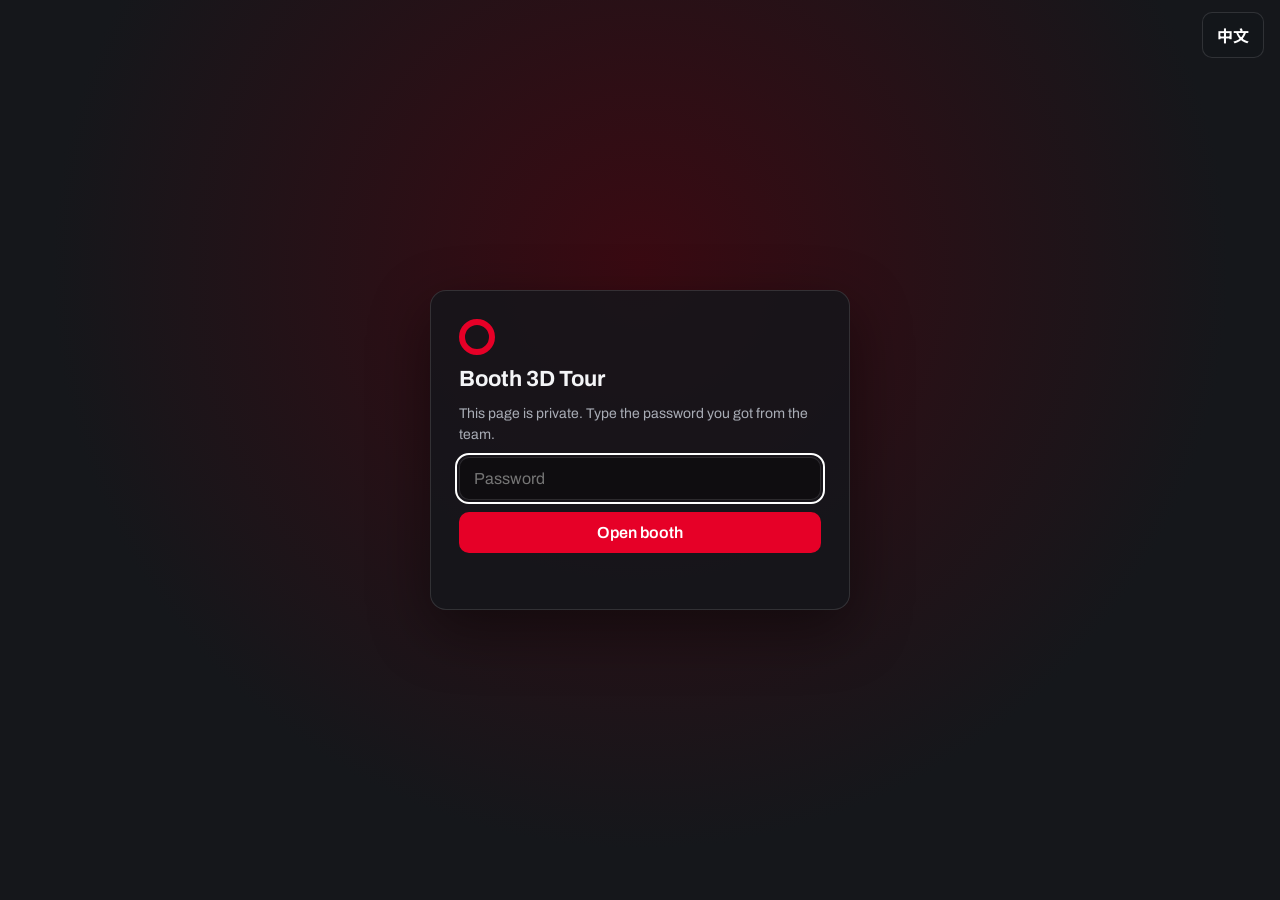
<file: index.html>
<!doctype html>
<html lang="en">
<head>
  <meta charset="utf-8">
  <meta name="viewport" content="width=device-width, initial-scale=1, maximum-scale=1, viewport-fit=cover">
  <meta name="robots" content="noindex, nofollow, noarchive">
  <meta name="referrer" content="no-referrer">
  <title>Booth 3D</title>
  <link rel="preconnect" href="https://fonts.googleapis.com">
  <link rel="preconnect" href="https://fonts.gstatic.com" crossorigin>
  <link rel="stylesheet" href="https://fonts.googleapis.com/css2?family=Archivo:wdth,wght@62..125,100..900&family=Noto+Sans+TC:wght@400;500;600;700;800&display=swap">
  <link rel="stylesheet" href="css/style.css?v=20261126084929">
  <script type="importmap">
    {
      "imports": {
        "three": "./vendor/three.module.min.js",
        "./js/anchors.js": "./js/anchors.js?v=20261126084929",
        "./js/app.js": "./js/app.js?v=20261126084929",
        "./js/bu.js": "./js/bu.js?v=20261126084929",
        "./js/controls.js": "./js/controls.js?v=20261126084929",
        "./js/crypto.js": "./js/crypto.js?v=20261126084929",
        "./js/editor.js": "./js/editor.js?v=20261126084929",
        "./js/i18n.js": "./js/i18n.js?v=20261126084929",
        "./js/models.js": "./js/models.js?v=20261126084929",
        "./js/scene.js": "./js/scene.js?v=20261126084929",
        "./js/textures.js": "./js/textures.js?v=20261126084929"
      }
    }
  </script>
</head>
<body>
  <div id="stage"></div>

  <!-- Password screen -->
  <section id="lock" class="overlay" hidden>
    <form id="lock-form" class="card" autocomplete="on">
      <div class="logo-dot" aria-hidden="true"></div>
      <h1 data-i18n="title">Booth 3D Tour</h1>
      <p class="muted" data-i18n="lockText">This page is private. Type the password you got from the team.</p>
      <input type="text" name="username" value="booth" autocomplete="username" hidden>
      <label for="pw" class="sr" data-i18n="password">Password</label>
      <input id="pw" type="password" placeholder="Password" data-i18n-attr="placeholder:password" autocomplete="current-password" required>
      <button type="submit" data-i18n="open">Open booth</button>
      <p id="lock-error" class="error" role="alert"></p>
    </form>
  </section>

  <div id="loading" class="overlay" hidden><div class="spinner" aria-label="Loading" data-i18n-attr="aria-label:loading"></div></div>

  <!-- Start / pause screen (desktop) -->
  <section id="start" class="overlay dim" hidden>
    <div class="card">
      <h1 id="start-title"></h1>
      <p id="start-sub" class="muted"></p>
      <ul class="keys">
        <li data-i18n-html="keyWalk"></li>
        <li data-i18n-html="keyLook"></li>
        <li data-i18n="keyClick"></li>
        <li data-i18n-html="keyList"></li>
      </ul>
      <button id="start-btn" type="button" data-i18n="enter">Click to enter the booth</button>
      <button id="start-list" type="button" class="ghost" data-i18n="productList">Product list</button>
    </div>
  </section>

  <!-- HUD -->
  <div id="hud" hidden>
    <div id="hud-info">
      <div id="hud-title"></div>
      <div id="hud-sub"></div>
      <div id="preview-badge" hidden data-i18n="preview">PREVIEW (not saved)</div>
    </div>
    <div id="hint"></div>
  </div>
  <div id="top-actions">
    <button id="list-btn" type="button" hidden title="Product list (P)" aria-keyshortcuts="P" data-i18n-attr="title:productListKey"><span data-i18n="productsBtn">☰ Products</span><kbd class="key-hint" aria-hidden="true">P</kbd></button>
    <button id="lang-btn" type="button" data-i18n="langBtn" data-i18n-attr="aria-label:langBtnLabel,title:langBtnLabel">中文</button>
  </div>
  <div id="crosshair" hidden></div>
  <div id="tooltip" hidden></div>

  <div id="joystick" hidden><div class="knob"></div></div>

  <!-- Product list -->
  <aside id="drawer" hidden>
    <header>
      <h2 data-i18n="products">Products</h2>
      <button id="drawer-close" type="button" class="icon" aria-label="Close" data-i18n-attr="aria-label:close">✕</button>
    </header>
    <ul id="product-list"></ul>
  </aside>

  <!-- Product detail -->
  <aside id="panel" hidden role="dialog" aria-labelledby="p-en">
    <button id="panel-close" type="button" class="icon" aria-label="Close" data-i18n-attr="aria-label:close">✕</button>
    <span id="p-bu" class="chip"></span>
    <h2 id="p-en"></h2>
    <p id="p-zh" class="zh"></p>
    <div id="p-desc"></div>
    <div class="p-actions">
      <a id="p-link" target="_blank" rel="noopener noreferrer" data-i18n="productPage">Product page ↗</a>
      <button id="p-contact" type="button" data-i18n="contact">Contact sales</button>
    </div>
  </aside>

  <!-- Virtual business card (Contact sales) -->
  <div id="card-overlay" class="overlay dim" hidden>
    <div class="bizcard" role="dialog" aria-modal="true" aria-labelledby="c-name-en">
      <button id="card-close" type="button" class="icon" aria-label="Close" data-i18n-attr="aria-label:close">✕</button>
      <div class="bc-brand" id="c-brand"></div>
      <div class="bc-person">
        <div class="bc-name"><span id="c-name-en"></span> <span id="c-name-zh" class="zh"></span></div>
        <div class="bc-title"><span id="c-title-en"></span> <span id="c-title-zh"></span></div>
      </div>
      <dl class="bc-info">
        <div id="c-mobile-row"><dt data-i18n="mobile">Mobile</dt><dd id="c-mobile"></dd></div>
        <div id="c-email-row"><dt data-i18n="email">Email</dt><dd id="c-email"></dd></div>
      </dl>
      <div class="bc-company" id="c-company"></div>
    </div>
  </div>

  <noscript>This page needs JavaScript and WebGL.</noscript>
  <script type="module" src="js/app.js?v=20261126084929"></script>
</body>
</html>
</file>
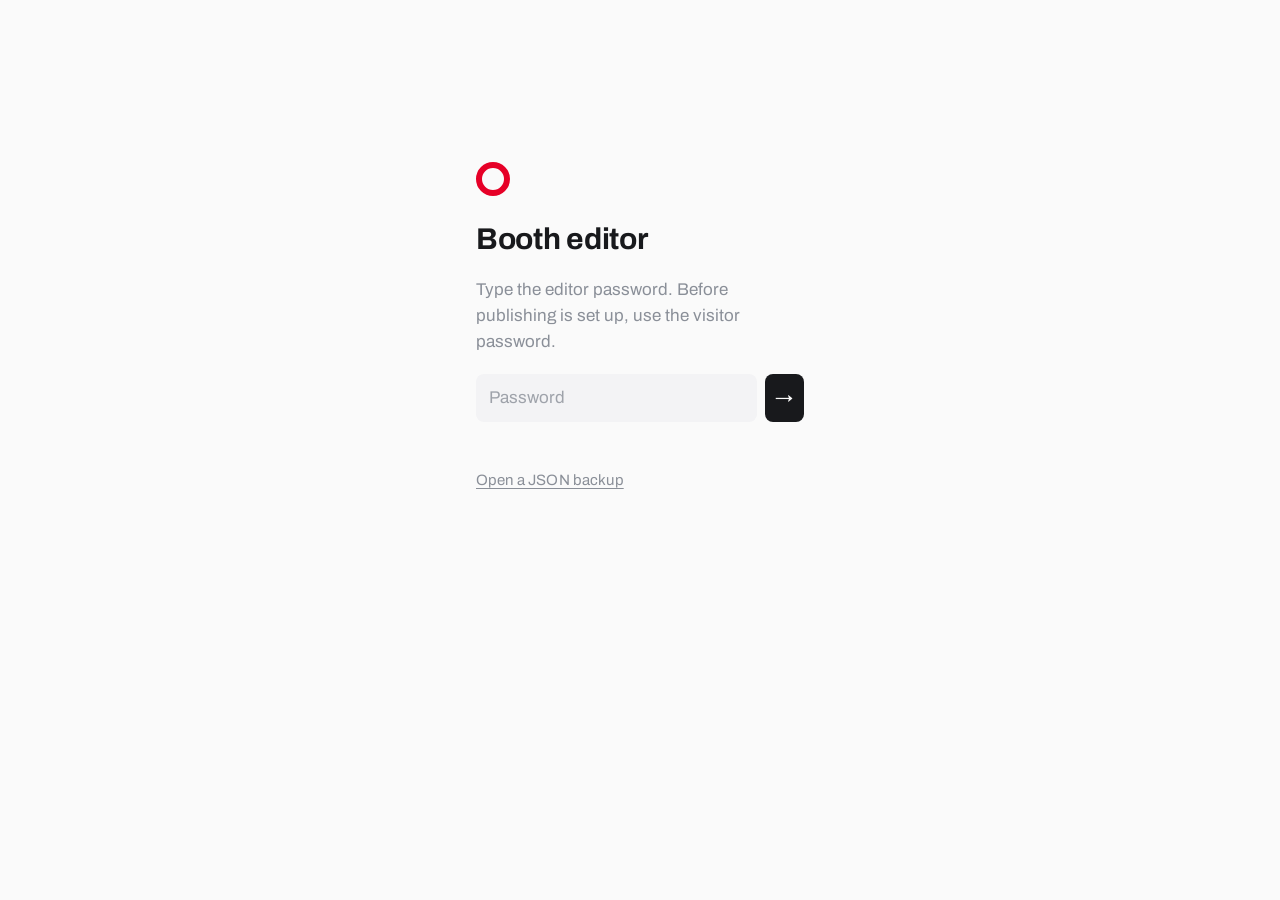
<file: editor.html>
<!doctype html>
<html lang="en">
<head>
  <meta charset="utf-8">
  <meta name="viewport" content="width=device-width, initial-scale=1">
  <meta name="robots" content="noindex, nofollow, noarchive">
  <meta name="referrer" content="no-referrer">
  <title>Booth Editor</title>
  <link rel="preconnect" href="https://fonts.googleapis.com">
  <link rel="preconnect" href="https://fonts.gstatic.com" crossorigin>
  <link rel="stylesheet" href="https://fonts.googleapis.com/css2?family=Archivo:wdth,wght@62..125,100..900&family=Noto+Sans+TC:wght@400;500;600;700;800&display=swap">
  <link rel="stylesheet" href="css/editor.css?v=20261126084929">
  <script type="importmap">
    {
      "imports": {
        "three": "./vendor/three.module.min.js",
        "./js/anchors.js": "./js/anchors.js?v=20261126084929",
        "./js/app.js": "./js/app.js?v=20261126084929",
        "./js/bu.js": "./js/bu.js?v=20261126084929",
        "./js/controls.js": "./js/controls.js?v=20261126084929",
        "./js/crypto.js": "./js/crypto.js?v=20261126084929",
        "./js/editor.js": "./js/editor.js?v=20261126084929",
        "./js/i18n.js": "./js/i18n.js?v=20261126084929",
        "./js/models.js": "./js/models.js?v=20261126084929",
        "./js/scene.js": "./js/scene.js?v=20261126084929",
        "./js/textures.js": "./js/textures.js?v=20261126084929"
      }
    }
  </script>
</head>
<body>
  <!-- Unlock -->
  <section id="unlock" class="unlock">
    <div class="mark" aria-hidden="true"></div>
    <h1>Booth editor</h1>
    <p class="muted">Type the editor password. Before publishing is set up, use the visitor password.</p>
    <form id="unlock-form">
      <input type="text" name="username" value="booth" autocomplete="username" hidden>
      <input id="pw" type="password" placeholder="Password" autocomplete="current-password" required>
      <button type="submit" aria-label="Open">→</button>
    </form>
    <p id="unlock-error" class="error" role="alert"></p>
    <label class="link small">Open a JSON backup<input id="plain-file" type="file" accept=".json,application/json" hidden></label>
  </section>

  <!-- Editor -->
  <div id="editor" hidden>
    <header class="topbar">
      <div class="title"><span class="mark sm" aria-hidden="true"></span>Booth editor</div>
      <p id="publish-status" class="status" role="status"></p>
      <div class="actions">
        <button id="preview" type="button" class="text">Preview</button>
        <button id="publish" type="button" class="primary" hidden>Publish</button>
      </div>
    </header>

    <div class="layout">
      <nav class="toc" aria-label="Sections">
        <a href="#s-event">Event</a>
        <a href="#s-products">Products</a>
        <a href="#s-places">Places</a>
        <a href="#s-settings">Settings</a>
      </nav>

      <main>
        <p id="help-publish" class="hint" hidden>Edit, check with <b>Preview</b>, then <b>Publish</b>. The booth updates in 1–2 minutes.</p>
        <p id="help-manual" class="hint">Publishing is not set up. Set it up in <a href="#s-settings">Settings</a>, or use <b>Settings → Backup → Download encrypted file</b> and upload it to <code>data/</code> on GitHub.</p>

        <section id="s-event">
          <h2>Event &amp; brand</h2>
          <div class="grid2" id="meta"></div>
        </section>


        <section id="s-products">
          <div class="row-head">
            <h2>Products</h2>
            <button id="add-product" type="button" class="text">+ Add</button>
          </div>
          <p class="muted small">The first place gets the (i) marker. A product with no place is hidden.</p>
          <div id="products" class="list"></div>
        </section>

        <section id="s-places">
          <details>
            <summary><h2>Places in the booth</h2></summary>
            <table id="anchor-table"><thead><tr><th>Place id</th><th>Where</th><th>Used by</th></tr></thead><tbody></tbody></table>
          </details>
        </section>

        <section id="s-settings">
          <h2>Settings</h2>

          <details class="sub">
            <summary>Visitor password</summary>
            <p class="muted small">Leave empty to keep it. A new password takes effect when you publish or download. Tell your colleagues the new one.</p>
            <div class="grid2">
              <label>New password <input id="new-pw" type="password" autocomplete="new-password" minlength="8"></label>
              <label>Type it again <input id="new-pw2" type="password" autocomplete="new-password"></label>
            </div>
          </details>

          <details class="sub" id="setup">
            <summary>Publishing <span id="setup-state" class="pill"></span></summary>
            <ol class="small steps">
              <li>GitHub → <b>Settings → Developer settings → Fine-grained tokens → Generate new token</b>.</li>
              <li>Only this repo. Permission <b>Contents: Read and write</b>. Set an expiry date.</li>
              <li>Paste the token below and choose a long editor password (12+ characters).</li>
            </ol>
            <div class="grid2">
              <label>GitHub token <input id="gh-token" type="password" autocomplete="off" placeholder="empty = keep current"></label>
              <label>Branch <input id="gh-branch" type="text" placeholder="found automatically"></label>
              <label>Repo owner <input id="gh-owner" type="text"></label>
              <label>Repo name <input id="gh-repo" type="text"></label>
              <label>Editor password <input id="ed-pw" type="password" autocomplete="new-password" placeholder="empty = keep current"></label>
              <label>Type it again <input id="ed-pw2" type="password" autocomplete="new-password"></label>
            </div>
            <p><button id="setup-save" type="button" class="primary">Save settings</button></p>
            <p class="muted small">Stored in the repo, encrypted with the editor password. Forgot it? Delete <code>data/editor-key.enc.json</code> on GitHub and set up again.</p>
          </details>

          <details class="sub">
            <summary>Backup</summary>
            <p class="muted small">The encrypted file is safe to upload to <code>data/</code> on GitHub. The plain JSON is not encrypted: keep it on your computer and never upload it.</p>
            <p class="row-btns"><button id="download" type="button" class="text">Download encrypted file</button><button id="download-plain" type="button" class="text">Download plain JSON</button></p>
          </details>
        </section>
      </main>
    </div>
  </div>

  <script type="module" src="js/editor.js?v=20261126084929"></script>
</body>
</html>
</file>
<file: css/style.css>
:root {
  --red: #e60027;
  --red-dark: #b8001f;
  --ink: #f4f5f7;
  --muted: #a9adb6;
  --glass: rgba(20, 22, 27, 0.82);
  --line: rgba(255, 255, 255, 0.12);
  --font: "Archivo", "Noto Sans TC", "Helvetica Neue", Arial, "PingFang TC", "Microsoft JhengHei", sans-serif;
}
* { box-sizing: border-box; }
html, body { margin: 0; height: 100%; overflow: hidden; background: #15171b; color: var(--ink); font-family: var(--font); }
body { -webkit-tap-highlight-color: transparent; }
[hidden] { display: none !important; }
#stage, #stage canvas { position: fixed; inset: 0; width: 100%; height: 100%; display: block; touch-action: none; outline: none; }
.sr { position: absolute; width: 1px; height: 1px; overflow: hidden; clip: rect(0 0 0 0); }

button, input { font: inherit; }
button {
  cursor: pointer; border: 0; border-radius: 10px; padding: 12px 18px;
  background: var(--red); color: #fff; font-weight: 600;
}
button:hover { background: var(--red-dark); }
button:disabled { opacity: 0.6; cursor: wait; }
button.ghost { background: transparent; color: var(--ink); border: 1px solid var(--line); }
button.ghost:hover { background: rgba(255, 255, 255, 0.06); }
button.icon { background: transparent; color: var(--muted); padding: 6px 10px; font-size: 18px; }
button.icon:hover { color: var(--ink); background: rgba(255, 255, 255, 0.08); }
button:focus-visible, input:focus-visible, a:focus-visible { outline: 2px solid #fff; outline-offset: 2px; }

.overlay { position: fixed; inset: 0; display: grid; place-items: center; padding: 16px; z-index: 20; }
.overlay.dim { background: rgba(10, 11, 14, 0.55); backdrop-filter: blur(3px); }
#lock { background: radial-gradient(ellipse at 50% 30%, #3a0a12 0%, #15171b 65%); }
.card {
  width: min(420px, 100%); background: var(--glass); border: 1px solid var(--line); border-radius: 16px;
  padding: 28px; display: flex; flex-direction: column; gap: 12px; box-shadow: 0 20px 60px rgba(0, 0, 0, 0.45);
}
.card h1 { margin: 0; font-size: 22px; }
.muted { color: var(--muted); margin: 0; font-size: 14px; line-height: 1.5; }
.logo-dot { width: 36px; height: 36px; border-radius: 50%; border: 6px solid var(--red); }
#pw { padding: 12px 14px; border-radius: 10px; border: 1px solid var(--line); background: rgba(0, 0, 0, 0.35); color: var(--ink); }
.error { color: #ff8a98; min-height: 1.2em; margin: 0; font-size: 14px; }
.keys { list-style: none; padding: 0; margin: 4px 0 8px; display: grid; gap: 8px; color: var(--muted); font-size: 14px; }
kbd { display: inline-block; min-width: 22px; padding: 1px 6px; margin-right: 3px; border-radius: 5px; border: 1px solid var(--line); background: rgba(255, 255, 255, 0.07); color: var(--ink); font-size: 12px; text-align: center; }

.spinner { width: 42px; height: 42px; border-radius: 50%; border: 4px solid rgba(255, 255, 255, 0.15); border-top-color: var(--red); animation: spin 0.9s linear infinite; }
@keyframes spin { to { transform: rotate(360deg); } }

#hud { position: fixed; inset: 0; pointer-events: none; z-index: 10; }
#hud-info { position: absolute; top: max(14px, env(safe-area-inset-top)); left: 16px; max-width: calc(100% - 240px); text-shadow: 0 1px 3px rgba(0, 0, 0, 0.7); }
#hud-title { font-weight: 700; font-size: 16px; }
#hud-sub { font-size: 12px; color: #d6d8dc; margin-top: 2px; }
#preview-badge { margin-top: 6px; display: inline-block; font-size: 11px; font-weight: 700; padding: 3px 8px; border-radius: 6px; background: #f2b705; color: #111; }
#top-actions { position: fixed; top: max(12px, env(safe-area-inset-top)); right: 16px; z-index: 25; display: flex; gap: 8px; }
#list-btn, #lang-btn { background: var(--glass); border: 1px solid var(--line); padding: 10px 14px; }
#lang-btn { min-width: 52px; font-weight: 700; }
#lang-btn:hover { background: rgba(40, 42, 48, 0.9); }
#list-btn:hover { background: rgba(40, 42, 48, 0.9); }
#list-btn { display: inline-flex; align-items: center; gap: 10px; }
#list-btn .key-hint { margin: 0; min-width: 22px; padding: 1px 6px; font-size: 12px; font-weight: 700; line-height: 18px; border-radius: 5px; background: rgba(255, 255, 255, 0.14); border-color: rgba(255, 255, 255, 0.35); }
body.touch #list-btn .key-hint { display: none; }
#hint { position: absolute; bottom: max(14px, env(safe-area-inset-bottom)); left: 50%; transform: translateX(-50%); font-size: 12px; color: #d6d8dc; background: rgba(0, 0, 0, 0.4); padding: 6px 12px; border-radius: 20px; white-space: nowrap; max-width: calc(100% - 32px); overflow: hidden; text-overflow: ellipsis; }
body.touch #hint { left: 160px; right: 12px; transform: none; white-space: normal; text-align: left; border-radius: 12px; bottom: max(24px, env(safe-area-inset-bottom)); }

#crosshair { position: fixed; left: 50%; top: 50%; width: 8px; height: 8px; margin: -4px 0 0 -4px; border-radius: 50%; background: #fff; box-shadow: 0 0 0 2px rgba(0, 0, 0, 0.45); z-index: 11; pointer-events: none; }
#tooltip { position: fixed; transform: translateX(-50%); z-index: 12; pointer-events: none; background: var(--red); color: #fff; font-size: 13px; font-weight: 600; padding: 6px 10px; border-radius: 8px; max-width: 320px; text-align: center; }
#tooltip::after { content: attr(data-suffix); font-weight: 400; opacity: 0.85; }

#joystick { position: fixed; left: 24px; bottom: max(24px, env(safe-area-inset-bottom)); width: 120px; height: 120px; border-radius: 50%; background: rgba(255, 255, 255, 0.1); border: 1px solid rgba(255, 255, 255, 0.25); z-index: 15; touch-action: none; }
#joystick .knob { position: absolute; left: 50%; top: 50%; width: 52px; height: 52px; margin: -26px 0 0 -26px; border-radius: 50%; background: rgba(255, 255, 255, 0.55); }

#drawer, #panel {
  position: fixed; z-index: 30; background: var(--glass); border: 1px solid var(--line);
  backdrop-filter: blur(8px); box-shadow: 0 20px 60px rgba(0, 0, 0, 0.5);
}
#drawer { top: 12px; right: 12px; bottom: 12px; width: min(380px, calc(100% - 24px)); border-radius: 16px; display: flex; flex-direction: column; }
#drawer header { display: flex; align-items: center; justify-content: space-between; padding: 14px 14px 8px 20px; border-bottom: 1px solid var(--line); }
#drawer h2 { margin: 0; font-size: 18px; }
#product-list { list-style: none; margin: 0; padding: 4px 10px 12px; overflow: auto; display: flex; flex-direction: column; gap: 6px; }
#product-list .bu-head { --bu: #a9adb6; margin: 12px 4px 0; font-size: 12px; font-weight: 700; letter-spacing: 0.08em; color: var(--bu); display: flex; align-items: center; gap: 8px; }
#product-list .bu-head::after { content: ""; flex: 1; height: 1px; background: color-mix(in srgb, var(--bu) 35%, transparent); }
#product-list button {
  --bu: #a9adb6; width: 100%; text-align: left; color: var(--ink); padding: 10px 12px 10px 14px; display: flex; flex-direction: column; gap: 2px; font-weight: 600; border-radius: 10px;
  background: color-mix(in srgb, var(--bu) 14%, transparent); border-left: 3px solid var(--bu);
}
#product-list button:hover { background: color-mix(in srgb, var(--bu) 26%, transparent); }
#product-list .zh { font-weight: 400; font-size: 13px; color: var(--muted); }

#panel { right: 16px; top: 50%; transform: translateY(-50%); width: min(420px, calc(100% - 32px)); max-height: calc(100% - 32px); overflow: auto; border-radius: 16px; padding: 24px; border-top: 4px solid var(--red); }
#panel-close { position: absolute; top: 10px; right: 10px; }
#panel h2 { margin: 10px 32px 4px 0; font-size: 21px; line-height: 1.3; }
#panel .zh { margin: 0 0 14px; color: #d6d8dc; font-size: 15px; }
.chip { --chip: #ff8a98; display: inline-block; font-size: 12px; font-weight: 700; letter-spacing: 0.06em; padding: 3px 9px; border-radius: 6px; color: var(--chip); background: color-mix(in srgb, var(--chip) 18%, transparent); border: 1px solid color-mix(in srgb, var(--chip) 45%, transparent); }
#p-desc { font-size: 14px; line-height: 1.6; color: #e3e5e9; border-top: 1px solid var(--line); padding-top: 12px; }
#p-desc p { margin: 0 0 6px; }
#p-desc.empty { color: var(--muted); font-style: italic; }
#panel .p-actions { display: flex; flex-wrap: wrap; gap: 10px; margin-top: 14px; }
#p-contact { color: #fff; background: transparent; padding: 9px 14px; border-radius: 10px; font-weight: 600; font-size: 14px; border: 1px solid rgba(255, 255, 255, 0.45); }
#p-contact:hover { background: rgba(255, 255, 255, 0.1); border-color: #fff; }

/* Virtual business card */
#card-overlay { z-index: 40; }
.bizcard {
  position: relative; width: min(460px, 100%); aspect-ratio: 1.75; min-height: 250px;
  background: linear-gradient(135deg, #ffffff 0%, #ffffff 62%, #fbe9ec 100%); color: #1d1f24;
  border-radius: 14px; padding: 26px 28px 22px 34px; box-shadow: 0 24px 70px rgba(0, 0, 0, 0.55);
  display: flex; flex-direction: column; justify-content: center; overflow: hidden;
}
.bizcard::before { content: ""; position: absolute; left: 0; top: 0; bottom: 0; width: 8px; background: var(--red); }
.bizcard #card-close { position: absolute; top: 8px; right: 8px; color: #6b7079; }
.bizcard #card-close:hover { color: #1d1f24; background: rgba(0, 0, 0, 0.06); }
.bc-brand { color: var(--red); font-weight: 800; font-stretch: 125%; font-size: 18px; letter-spacing: 0.01em; }
.bc-brand { margin-bottom: 18px; }
.bc-person { margin-top: 0; }
.bc-name { font-size: 22px; font-weight: 700; line-height: 1.25; }
.bc-name .zh { font-weight: 600; margin-left: 4px; }
.bc-title { font-size: 14px; color: #4a4f58; margin-top: 2px; }
.bc-info { margin: 14px 0 0; display: grid; gap: 4px; font-size: 14px; }
.bc-info > div { display: flex; gap: 10px; }
.bc-info dt { width: 52px; color: #8a8f98; font-size: 12px; padding-top: 2px; }
.bc-info dd { margin: 0; user-select: all; word-break: break-all; }
.bc-company { margin-top: 12px; font-size: 11px; color: #8a8f98; letter-spacing: 0.04em; }
#p-link { display: inline-block; color: #fff; background: var(--red); text-decoration: none; padding: 10px 14px; border-radius: 10px; font-weight: 600; font-size: 14px; }
#p-link:hover { background: var(--red-dark); }

@media (max-width: 640px) {
  #panel { left: 12px; right: 12px; width: auto; top: auto; bottom: 12px; transform: none; max-height: 60%; }
  #hud-title { font-size: 14px; }
}
</file>
<file: css/editor.css>
:root {
  --red: #e60027; --red-dark: #c4001f;
  --bg: #fafafa; --surface: #ffffff; --ink: #18191c; --muted: #8a8f98; --line: #ececee; --field: #f3f3f5;
  --font: "Archivo", "Noto Sans TC", "Helvetica Neue", Arial, "PingFang TC", "Microsoft JhengHei", sans-serif;
  --mono: ui-monospace, "SF Mono", Menlo, monospace;
}
@media (prefers-color-scheme: dark) {
  :root { --bg: #121315; --surface: #17181b; --ink: #ececee; --muted: #8b9099; --line: #26282c; --field: #1f2125; }
}
* { box-sizing: border-box; }
html { scroll-behavior: smooth; scroll-padding-top: 80px; }
body { margin: 0; background: var(--bg); color: var(--ink); font-family: var(--font); font-size: 17px; line-height: 1.55; -webkit-font-smoothing: antialiased; }
[hidden] { display: none !important; }
a { color: inherit; }
code { font-family: var(--mono); font-size: 0.86em; background: var(--field); padding: 1px 5px; border-radius: 4px; }
.muted { color: var(--muted); margin: 0; }
.small { font-size: 15px; }
.row-btns { display: flex; gap: 8px; flex-wrap: wrap; margin-left: -12px !important; }
.error { color: var(--red); margin: 0; min-height: 1.3em; font-size: 15px; }

/* ---------- brand mark ---------- */
.mark { width: 34px; height: 34px; border-radius: 50%; border: 6px solid var(--red); }
.mark.sm { width: 14px; height: 14px; border-width: 3px; display: inline-block; vertical-align: -2px; margin-right: 10px; }

/* ---------- controls ---------- */
input, textarea, select {
  font: inherit; color: var(--ink); width: 100%;
  background: var(--field); border: 1px solid transparent; border-radius: 8px; padding: 10px 12px;
  transition: border-color 0.15s, background 0.15s;
}
input:hover, textarea:hover, select:hover { border-color: var(--line); }
input:focus, textarea:focus, select:focus { outline: none; border-color: var(--ink); background: var(--surface); }
input::placeholder, textarea::placeholder { color: var(--muted); opacity: 0.8; }
textarea { min-height: 132px; resize: vertical; field-sizing: content; }
label { display: flex; flex-direction: column; gap: 6px; font-size: 14px; font-weight: 500; color: var(--muted); letter-spacing: 0.01em; }
button { font: inherit; cursor: pointer; border: 0; background: none; color: var(--ink); white-space: nowrap; }
button:disabled { opacity: 0.5; cursor: wait; }
button:focus-visible, a:focus-visible, summary:focus-visible { outline: 2px solid var(--ink); outline-offset: 2px; border-radius: 6px; }
button.primary { background: var(--ink); color: var(--bg); font-weight: 600; padding: 8px 16px; border-radius: 999px; }
button.primary:hover { background: var(--red); color: #fff; }
button.text { font-weight: 500; padding: 8px 12px; border-radius: 999px; color: var(--muted); }
button.text:hover { color: var(--ink); background: var(--field); }
button.danger { color: var(--muted); font-size: 15px; padding: 4px 8px; border-radius: 6px; }
button.danger:hover { color: var(--red); background: var(--field); }

/* ---------- unlock ---------- */
.unlock { max-width: 360px; margin: 18vh auto 0; padding: 0 16px; display: flex; flex-direction: column; gap: 14px; }
.unlock h1 { font-size: 30px; font-weight: 700; margin: 6px 0 0; letter-spacing: -0.01em; }
.unlock form { display: flex; gap: 8px; margin-top: 4px; }
.unlock form button { background: var(--ink); color: var(--bg); width: 44px; border-radius: 8px; font-size: 18px; }
.unlock form button:hover { background: var(--red); color: #fff; }
.link { flex-direction: row; cursor: pointer; text-decoration: underline; text-underline-offset: 3px; color: var(--muted); font-size: 15px; font-weight: 400; }
.link:hover { color: var(--ink); }

/* ---------- top bar ---------- */
.topbar {
  position: sticky; top: 0; z-index: 10; display: flex; align-items: center; gap: 16px;
  padding: 12px 24px; background: color-mix(in srgb, var(--bg) 85%, transparent); backdrop-filter: blur(10px);
  border-bottom: 1px solid var(--line);
}
.topbar .title { font-weight: 700; font-size: 17px; }
.status { flex: 1; margin: 0; font-size: 15px; color: var(--muted); text-align: right; overflow: hidden; text-overflow: ellipsis; white-space: nowrap; }
.status.ok { color: #1f9d55; }
.status.bad { color: var(--red); white-space: normal; }
.actions { display: flex; gap: 4px; align-items: center; }

/* ---------- layout ---------- */
.layout { display: grid; grid-template-columns: 190px minmax(0, 760px); gap: 56px; justify-content: center; padding: 40px 24px 120px; }
.toc { position: sticky; top: 90px; align-self: start; display: flex; flex-direction: column; gap: 2px; }
.toc a { text-decoration: none; color: var(--muted); font-size: 16px; padding: 6px 10px; border-radius: 6px; }
.toc a:hover { color: var(--ink); background: var(--field); }
main > section { padding: 36px 0; border-top: 1px solid var(--line); }
main > section:first-of-type { border-top: 0; padding-top: 8px; }
h2 { font-size: 15px; font-weight: 600; text-transform: uppercase; letter-spacing: 0.08em; margin: 0 0 18px; display: inline-block; }
section > .muted.small { margin: -10px 0 18px; }
.hint { margin: 0 0 8px; padding: 14px 16px; font-size: 16px; color: var(--muted); background: var(--field); border-radius: 10px; }
.grid2 { display: grid; grid-template-columns: repeat(2, minmax(0, 1fr)); gap: 16px 18px; }
.row-head { display: flex; justify-content: space-between; align-items: baseline; }

/* ---------- walls ---------- */
.zone { display: grid; grid-template-columns: 120px 1fr 1fr; gap: 12px; align-items: end; padding: 10px 0; }
.zone code { background: none; padding: 0 0 12px; color: var(--muted); font-family: var(--font); font-size: 15px; }

/* ---------- product list (accordion) ---------- */
.list { border-top: 1px solid var(--line); }
.list .bu-head { --bu: var(--muted); margin: 22px 4px 2px; font-size: 13px; font-weight: 700; letter-spacing: 0.08em; color: var(--bu); display: flex; align-items: center; gap: 10px; }
.list .bu-head::after { content: ""; flex: 1; height: 1px; background: color-mix(in srgb, var(--bu) 35%, transparent); }
.list .bu-head + .product { border-top: 0; }
.product { border-bottom: 1px solid var(--line); }
.product > summary { list-style: none; display: flex; align-items: center; gap: 12px; padding: 14px 4px; cursor: pointer; }
.product > summary::-webkit-details-marker { display: none; }
.product > summary::after { content: "+"; margin-left: auto; color: var(--muted); font-size: 18px; transition: transform 0.2s; }
.product[open] > summary::after { transform: rotate(45deg); }
.product > summary:hover .p-name { color: var(--red); }
.p-name { font-weight: 600; overflow: hidden; text-overflow: ellipsis; white-space: nowrap; }
.p-bu { --bu: var(--muted); font-size: 12px; font-weight: 600; letter-spacing: 0.06em; color: var(--bu); background: color-mix(in srgb, var(--bu) 14%, transparent); border: 1px solid color-mix(in srgb, var(--bu) 45%, transparent); border-radius: 999px; padding: 1px 8px; flex: none; }
.p-meta { font-size: 14px; color: var(--muted); flex: none; }
.p-body { display: grid; gap: 16px; padding: 4px 4px 24px; }
.p-foot { display: flex; justify-content: flex-end; }
.p-card { border-top: 1px dashed var(--line); padding-top: 16px; display: grid; gap: 14px; }
.p-card-head { font-weight: 600; font-size: 15px; display: flex; gap: 10px; align-items: baseline; }

/* ---------- settings ---------- */
details > summary { cursor: pointer; }
#s-places summary { list-style: none; }
#s-places summary::-webkit-details-marker { display: none; }
#s-places summary h2 { margin: 0; }
#s-places summary::after { content: " +"; color: var(--muted); }
#s-places details[open] summary::after { content: " −"; }
#s-places table { margin-top: 18px; }
.sub { border-top: 1px solid var(--line); }
.sub:last-child { border-bottom: 1px solid var(--line); }
.sub > summary { padding: 14px 4px; font-weight: 600; display: flex; align-items: center; gap: 10px; list-style: none; }
.sub > summary::-webkit-details-marker { display: none; }
.sub > summary::after { content: "+"; margin-left: auto; color: var(--muted); font-size: 18px; transition: transform 0.2s; }
.sub[open] > summary::after { transform: rotate(45deg); }
.sub > *:not(summary) { margin-left: 4px; margin-right: 4px; }
.sub[open] { padding-bottom: 18px; }
.sub .muted.small { margin-bottom: 14px; }
.pill { font-size: 13px; font-weight: 500; color: var(--muted); background: var(--field); border-radius: 999px; padding: 2px 10px; }
.steps { color: var(--muted); padding-left: 18px; margin: 0 0 16px; line-height: 1.8; }

table { width: 100%; border-collapse: collapse; font-size: 15px; }
th { text-align: left; font-weight: 500; color: var(--muted); padding: 8px; border-bottom: 1px solid var(--line); }
td { padding: 8px; border-bottom: 1px solid var(--line); vertical-align: top; }
td:first-child { font-family: var(--mono); font-size: 14px; white-space: nowrap; }

@media (max-width: 900px) {
  .layout { grid-template-columns: minmax(0, 1fr); gap: 0; padding: 24px 16px 96px; }
  .toc { display: none; }
}
@media (max-width: 600px) {
  .topbar { padding: 10px 16px; gap: 8px; flex-wrap: wrap; }
  .status { order: 3; flex-basis: 100%; text-align: left; }
  .actions { margin-left: auto; }
  .grid2, .zone { grid-template-columns: 1fr; }
  .zone code { padding: 6px 0 0; }
}
</file>
